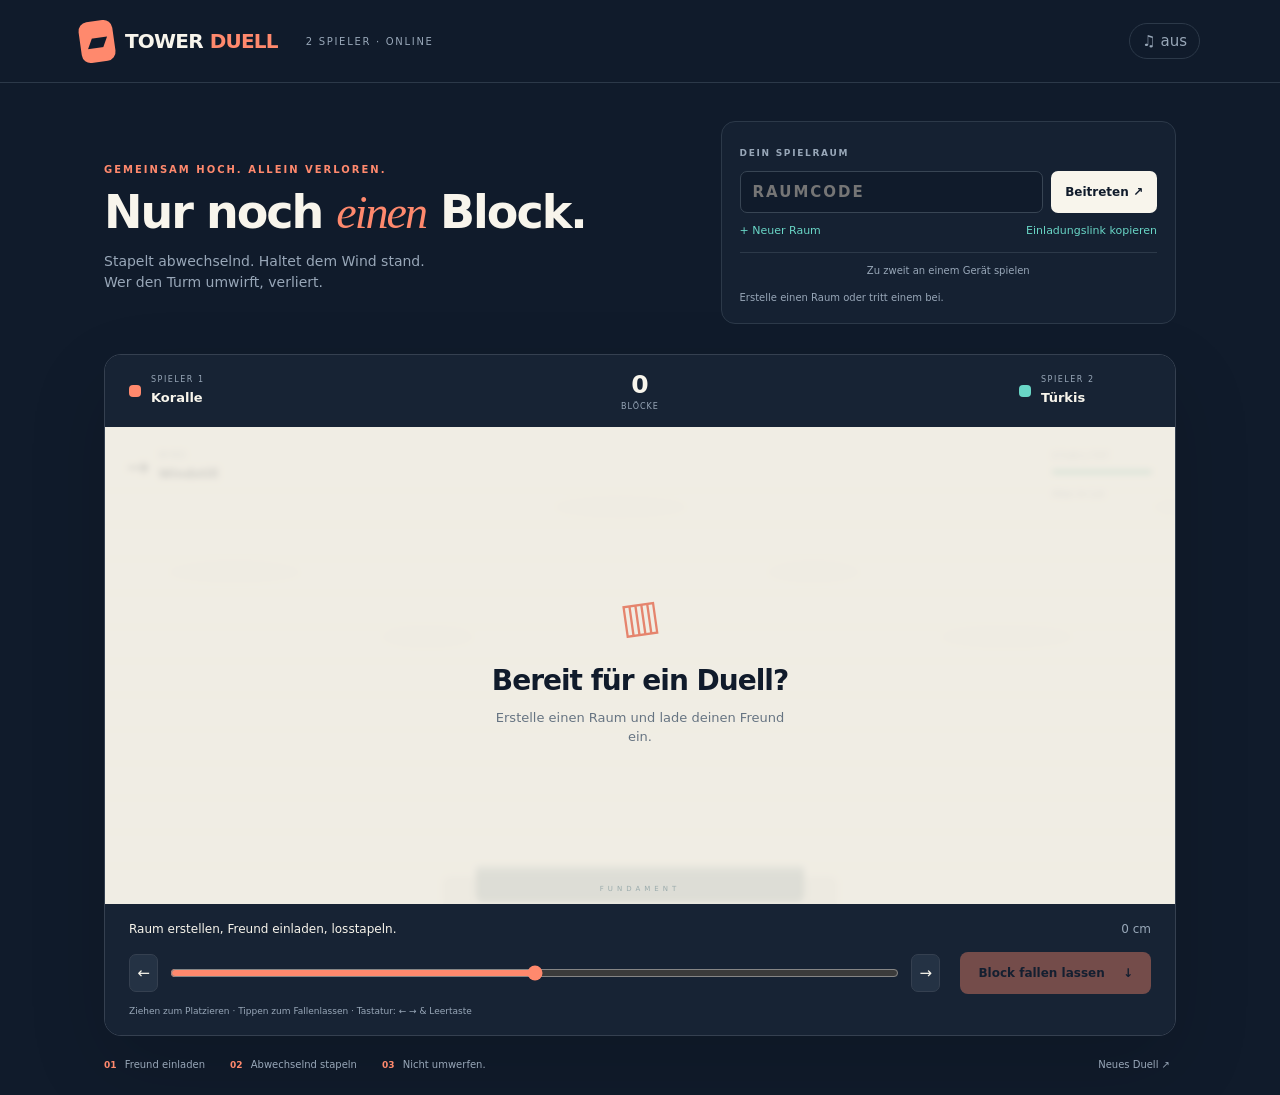
<file: index.html>
<!doctype html><html lang="de"><head><meta charset="utf-8"><meta name="viewport" content="width=device-width,initial-scale=1,viewport-fit=cover"><meta name="theme-color" content="#101b2b"><title>Tower Duell</title><meta property="og:title" content="Tower Duell"><meta property="og:description" content="Ein Turm. Zwei Spieler. Wer ihn umwirft, verliert."><link rel="icon" href="./favicon.svg"><link rel="stylesheet" href="./style.css"></head><body>
<header><a class="brand" href="./"><span class="logo">▰</span>TOWER<span>DUELL</span></a><span class="tag">2 SPIELER · ONLINE</span><button id="sound" class="icon" aria-label="Ton einschalten">♫ aus</button></header>
<main><section class="intro"><div><p class="eyebrow">GEMEINSAM HOCH. ALLEIN VERLOREN.</p><h1>Nur noch <em>einen</em> Block.</h1><p class="sub">Stapelt abwechselnd. Haltet dem Wind stand.<br>Wer den Turm umwirft, verliert.</p></div><div class="room-card"><label for="roomInput">DEIN SPIELRAUM</label><div class="room-entry"><input id="roomInput" maxlength="32" placeholder="Raumcode" aria-label="Raumcode"><button id="join">Beitreten ↗</button></div><div class="room-actions"><button id="create">+ Neuer Raum</button><button id="invite">Einladungslink kopieren</button></div><button id="local" class="local-button">Zu zweit an einem Gerät spielen</button><p id="connection" role="status">Erstelle einen Raum oder tritt einem bei.</p></div></section>
<section class="game"><div class="game-head"><div class="player" id="p0"><span class="dot coral"></span><div><small>SPIELER 1</small><strong id="name0">Koralle</strong></div><span class="turn-indicator">AM ZUG</span></div><div class="height"><strong id="height">0</strong><span>BLÖCKE</span></div><div class="player" id="p1"><span class="dot teal"></span><div><small>SPIELER 2</small><strong id="name1">Türkis</strong></div><span class="turn-indicator">AM ZUG</span></div></div>
<div class="arena"><canvas id="canvas" aria-label="Spielfeld mit Turm. Position mit Regler oder Pfeiltasten wählen."></canvas><div class="weather"><span id="windArrow">→</span><div><small>WIND</small><strong id="wind">Windstill</strong></div></div><div class="risk"><small>STABILITÄT</small><div><i id="riskFill"></i></div><span id="riskText">Alles im Lot</span></div><div id="overlay"><span class="over-icon">▥</span><h2 id="overlayTitle">Bereit für ein Duell?</h2><p id="overlayText">Erstelle einen Raum und lade deinen Freund ein.</p><button id="rematch" hidden>Revanche ↻</button></div><div class="ground-label">FUNDAMENT</div></div>
<div class="controls"><div class="status-line"><span id="status" role="status" aria-live="polite">Raum erstellen, Freund einladen, losstapeln.</span><span id="positionLabel">0 cm</span></div><div class="input-row"><button id="left" class="nudge" aria-label="Block nach links">←</button><input id="position" type="range" min="-220" max="220" value="0" step="1" aria-label="Horizontale Blockposition"><button id="right" class="nudge" aria-label="Block nach rechts">→</button><button id="drop" disabled>Block fallen lassen <span>↓</span></button></div><p class="hint">Ziehen zum Platzieren · Tippen zum Fallenlassen · Tastatur: ← → & Leertaste</p></div></section><footer><span><b>01</b> Freund einladen</span><span><b>02</b> Abwechselnd stapeln</span><span><b>03</b> Nicht umwerfen.</span><button id="newRoom">Neues Duell ↗</button></footer></main><div id="toast" role="status"></div><script src="./vendor/peerjs.min.js"></script><script type="module" src="./client.js?v=5"></script></body></html>
</file>
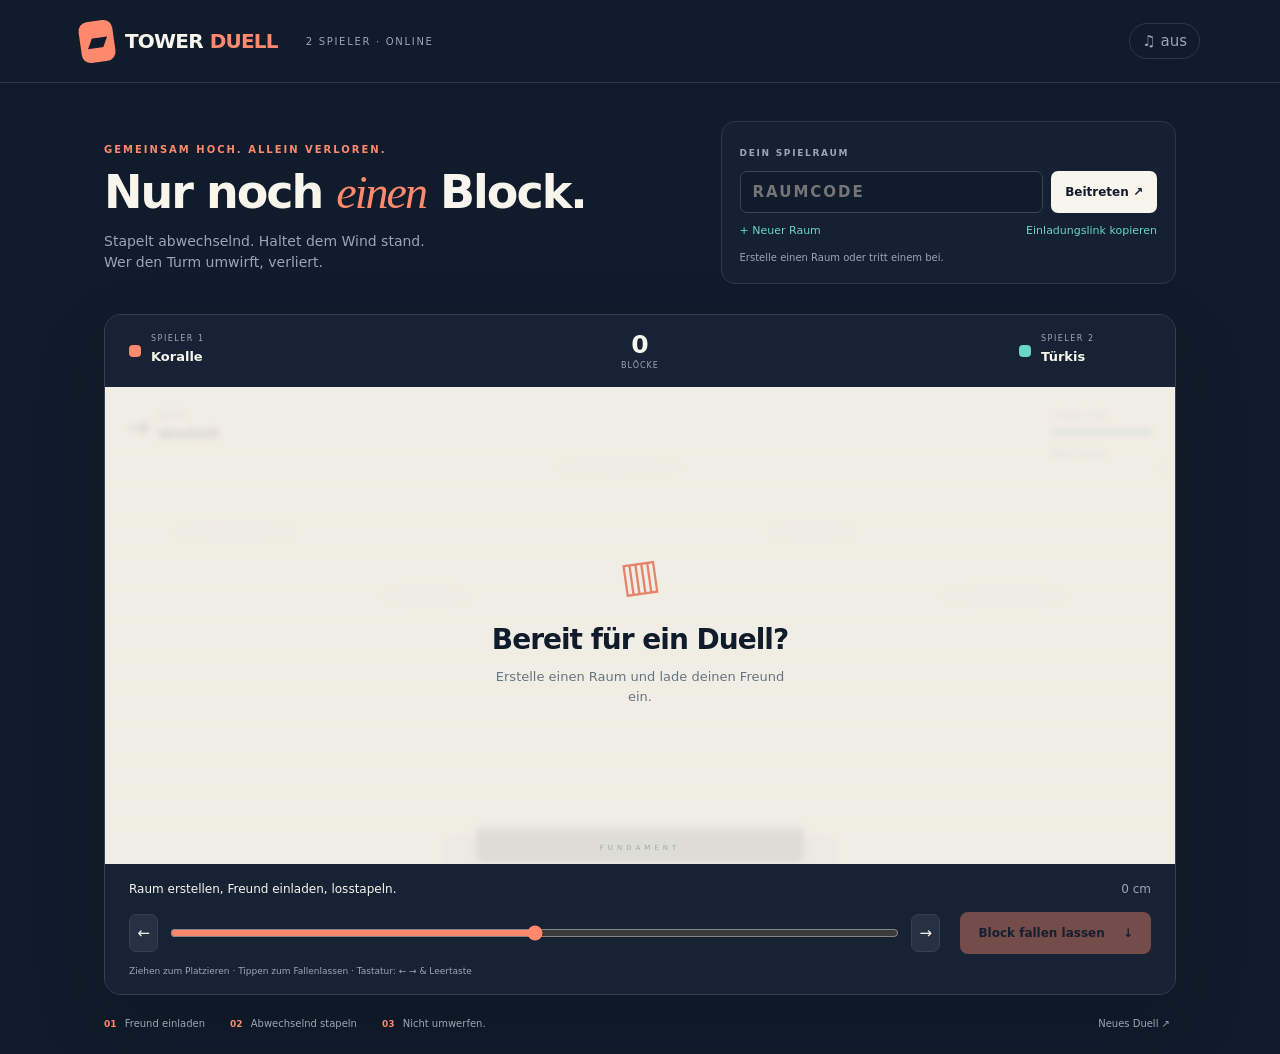
<file: app/public/index.html>
<!doctype html><html lang="de"><head><meta charset="utf-8"><meta name="viewport" content="width=device-width,initial-scale=1,viewport-fit=cover"><meta name="theme-color" content="#101b2b"><title>Tower Duell</title><meta property="og:title" content="Tower Duell"><meta property="og:description" content="Ein Turm. Zwei Spieler. Wer ihn umwirft, verliert."><meta property="og:image" content="https://tower-duell.higgsfield.app/cover.png"><link rel="icon" href="./favicon.svg"><link rel="stylesheet" href="./style.css"></head><body>
<header><a class="brand" href="./"><span class="logo">▰</span>TOWER<span>DUELL</span></a><span class="tag">2 SPIELER · ONLINE</span><button id="sound" class="icon" aria-label="Ton einschalten">♫ aus</button></header>
<main><section class="intro"><div><p class="eyebrow">GEMEINSAM HOCH. ALLEIN VERLOREN.</p><h1>Nur noch <em>einen</em> Block.</h1><p class="sub">Stapelt abwechselnd. Haltet dem Wind stand.<br>Wer den Turm umwirft, verliert.</p></div><div class="room-card"><label for="roomInput">DEIN SPIELRAUM</label><div class="room-entry"><input id="roomInput" maxlength="32" placeholder="Raumcode" aria-label="Raumcode"><button id="join">Beitreten ↗</button></div><div class="room-actions"><button id="create">+ Neuer Raum</button><button id="invite">Einladungslink kopieren</button></div><p id="connection" role="status">Erstelle einen Raum oder tritt einem bei.</p></div></section>
<section class="game"><div class="game-head"><div class="player" id="p0"><span class="dot coral"></span><div><small>SPIELER 1</small><strong id="name0">Koralle</strong></div><span class="turn-indicator">AM ZUG</span></div><div class="height"><strong id="height">0</strong><span>BLÖCKE</span></div><div class="player" id="p1"><span class="dot teal"></span><div><small>SPIELER 2</small><strong id="name1">Türkis</strong></div><span class="turn-indicator">AM ZUG</span></div></div>
<div class="arena"><canvas id="canvas" aria-label="Spielfeld mit Turm. Position mit Regler oder Pfeiltasten wählen."></canvas><div class="weather"><span id="windArrow">→</span><div><small>WIND</small><strong id="wind">Windstill</strong></div></div><div class="risk"><small>STABILITÄT</small><div><i id="riskFill"></i></div><span id="riskText">Alles im Lot</span></div><div id="overlay"><span class="over-icon">▥</span><h2 id="overlayTitle">Bereit für ein Duell?</h2><p id="overlayText">Erstelle einen Raum und lade deinen Freund ein.</p><button id="rematch" hidden>Revanche ↻</button></div><div class="ground-label">FUNDAMENT</div></div>
<div class="controls"><div class="status-line"><span id="status" role="status" aria-live="polite">Raum erstellen, Freund einladen, losstapeln.</span><span id="positionLabel">0 cm</span></div><div class="input-row"><button id="left" class="nudge" aria-label="Block nach links">←</button><input id="position" type="range" min="-220" max="220" value="0" step="1" aria-label="Horizontale Blockposition"><button id="right" class="nudge" aria-label="Block nach rechts">→</button><button id="drop" disabled>Block fallen lassen <span>↓</span></button></div><p class="hint">Ziehen zum Platzieren · Tippen zum Fallenlassen · Tastatur: ← → & Leertaste</p></div></section><footer><span><b>01</b> Freund einladen</span><span><b>02</b> Abwechselnd stapeln</span><span><b>03</b> Nicht umwerfen.</span><button id="newRoom">Neues Duell ↗</button></footer></main><div id="toast" role="status"></div><script type="module" src="./client.js"></script></body></html>
</file>
<file: style.css>
:root{color-scheme:dark;--bg:#101b2b;--line:#2c3949;--text:#f8f5ec;--muted:#98a7b8;--coral:#ff896d;--teal:#69d6c6}*{box-sizing:border-box}body{margin:0;background:var(--bg);color:var(--text);font:15px/1.5 system-ui,-apple-system,sans-serif}button,input{font:inherit}button{cursor:pointer;border:0;transition:filter .15s,transform .15s}button:hover{filter:brightness(1.12)}button:active{transform:translateY(1px)}button:focus-visible,a:focus-visible,input:focus-visible{outline:3px solid var(--teal);outline-offset:4px}button:disabled{opacity:.4;cursor:default}header{height:83px;border-bottom:1px solid var(--line);display:flex;align-items:center;gap:28px;padding:0 max(24px,calc((100vw - 1120px)/2))}.brand{display:flex;align-items:center;gap:7px;color:var(--text);font-weight:850;text-decoration:none;letter-spacing:-.8px;font-size:20px}.brand>span:last-child{color:var(--coral)}.logo{background:var(--coral);color:var(--bg);border-radius:9px;padding:0 7px;font-size:27px;transform:rotate(-8deg);margin-right:4px}.tag{font-size:10px;letter-spacing:1.7px;color:var(--muted)}.icon{margin-left:auto;background:transparent;color:var(--muted);border:1px solid var(--line);border-radius:20px;padding:6px 12px}main{max-width:1120px;margin:auto;padding:38px 24px 22px}.intro{display:grid;grid-template-columns:1.2fr 1fr;gap:70px;align-items:center;margin-bottom:30px}.eyebrow{font-size:10px;letter-spacing:2px;color:var(--coral);font-weight:700}h1{font-size:clamp(30px,3.6vw,46px);line-height:1.1;letter-spacing:-2px;margin:10px 0 12px}h1 em{font-family:Georgia,serif;font-weight:400;color:var(--coral)}.sub{color:var(--muted);margin:0;font-size:14px}.room-card{border:1px solid var(--line);padding:18px;border-radius:14px;background:#152132}.room-card label{font-size:9px;font-weight:750;letter-spacing:1.7px;color:var(--muted)}.room-entry{display:flex;gap:8px;margin-top:8px}.room-entry input{min-width:0;width:100%;border:1px solid #384554;border-radius:7px;background:#101b2b;color:var(--text);padding:9px 12px;text-transform:uppercase;letter-spacing:2px;font-weight:700}.room-entry button{background:var(--text);border-radius:7px;color:var(--bg);padding:9px 14px;white-space:nowrap;font-size:12px;font-weight:700}.room-actions{display:flex;justify-content:space-between;margin-top:10px;gap:10px}.room-actions button{padding:0;background:transparent;color:var(--teal);font-size:11px}.room-card p{font-size:10px;margin:10px 0 0;color:var(--muted)}.game{border:1px solid #354050;border-radius:17px;overflow:hidden;box-shadow:0 30px 80px #0002}.game-head{display:flex;align-items:center;justify-content:space-between;padding:16px 24px;background:#172334}.player{display:flex;align-items:center;gap:10px;width:40%}.player:last-child{justify-content:flex-end}.player small{font-size:8px;letter-spacing:1.5px;display:block;color:var(--muted)}.player strong{font-size:13px}.dot{width:12px;height:12px;border-radius:4px;display:inline-block}.coral{background:var(--coral)}.teal{background:var(--teal)}.turn-indicator{font-size:8px;border:1px solid var(--coral);color:var(--coral);padding:3px 6px;border-radius:4px;visibility:hidden}.active .turn-indicator{visibility:visible}#p1 .turn-indicator{border-color:var(--teal);color:var(--teal)}.height{text-align:center;line-height:1.1}.height strong{font-size:25px}.height span{font-size:8px;letter-spacing:1px;display:block;margin-top:4px;color:var(--muted)}.arena{height:min(53vh,480px);min-height:290px;background:#f0ede4;position:relative;color:var(--bg);overflow:hidden}canvas{display:block;width:100%;height:100%;touch-action:none}.weather{position:absolute;top:20px;left:22px;display:flex;align-items:center;gap:9px;pointer-events:none}.weather>span{font-size:27px}.weather small,.risk small{display:block;letter-spacing:1.5px;font-size:8px;color:#687786}.weather strong{font-size:12px}.risk{position:absolute;top:24px;right:23px;width:100px;pointer-events:none}.risk>div{height:4px;background:#d4d9d2;border-radius:4px;margin:7px 0}.risk i{display:block;width:100%;height:100%;background:#419e8b;border-radius:4px;transition:width .4s}.risk span{font-size:9px;color:#687786}#overlay{position:absolute;inset:0;display:flex;flex-direction:column;justify-content:center;align-items:center;text-align:center;background:#f0ede4dc;backdrop-filter:blur(3px);padding:25px}#overlay[hidden]{display:none}.over-icon{font-size:42px;color:#e5846d;transform:rotate(-8deg)}h2{letter-spacing:-1px;margin:12px 0 6px;font-size:28px}#overlay p{font-size:13px;color:#667482;max-width:290px;margin:0}#rematch{margin-top:20px;background:var(--bg);color:var(--text);padding:12px 24px;border-radius:9px;font-weight:700}.ground-label{position:absolute;bottom:10px;left:0;right:0;text-align:center;font-size:7px;letter-spacing:4px;color:#9aabac;pointer-events:none}.controls{padding:16px 24px;background:#172334}.status-line{display:flex;justify-content:space-between;font-size:12px;margin-bottom:14px}#positionLabel{color:var(--muted);font-variant-numeric:tabular-nums}.input-row{display:flex;gap:10px;align-items:center}.nudge{width:35px;height:38px;color:var(--text);background:#243244;border:1px solid #354050;border-radius:7px}input[type=range]{width:100%;min-width:30px;accent-color:var(--coral);cursor:ew-resize}#drop{white-space:nowrap;background:var(--coral);padding:12px 18px;border-radius:8px;font-weight:800;color:var(--bg);font-size:12px;margin-left:10px}#drop span{margin-left:14px}.hint{font-size:9px;color:var(--muted);margin:11px 0 0}footer{display:flex;gap:25px;align-items:center;margin-top:20px;color:var(--muted);font-size:10px}footer b{color:var(--coral);margin-right:5px;font-size:9px}footer button{margin-left:auto;color:var(--muted);background:transparent;font-size:10px}#toast{position:fixed;bottom:25px;left:50%;transform:translateX(-50%);background:var(--text);color:var(--bg);padding:12px 22px;border-radius:10px;box-shadow:0 5px 35px #0003;font-size:13px;opacity:0;pointer-events:none;z-index:10;transition:opacity .2s}#toast.visible{opacity:1}@media(max-width:650px){header{height:65px;padding:0 18px;gap:12px}.brand{font-size:16px}.tag{display:none}main{padding:20px 12px}.intro{grid-template-columns:1fr;gap:18px;margin-bottom:18px}.eyebrow{font-size:8px}h1{font-size:34px;margin:8px 0}.sub{font-size:12px}.sub br{display:none}.room-card{padding:12px}.room-entry{margin-top:5px}.game-head{padding:12px}.player{gap:6px}.player strong{font-size:11px}.turn-indicator{font-size:6px;padding:3px}.height strong{font-size:21px}.arena{height:43vh;min-height:300px}.controls{padding:14px 12px}.status-line{font-size:11px}.input-row{gap:6px;flex-wrap:wrap}.nudge{width:32px}input[type=range]{flex:1;width:auto}#drop{width:100%;margin:5px 0 0;font-size:13px}.hint{text-align:center;font-size:8px}.weather{left:14px;top:15px}.risk{right:14px;top:18px;width:85px}footer{gap:12px;font-size:8px;flex-wrap:wrap}footer button{font-size:9px}h2{font-size:24px}}@media(prefers-reduced-motion:reduce){*{transition:none!important}}
.local-button{background:transparent;color:#98a7b8;font-size:10px;border-top:1px solid #2c3949;width:100%;margin-top:12px;padding-top:10px}
</file>
<file: app/public/style.css>
:root{color-scheme:dark;--bg:#101b2b;--line:#2c3949;--text:#f8f5ec;--muted:#98a7b8;--coral:#ff896d;--teal:#69d6c6}*{box-sizing:border-box}body{margin:0;background:var(--bg);color:var(--text);font:15px/1.5 system-ui,-apple-system,sans-serif}button,input{font:inherit}button{cursor:pointer;border:0;transition:filter .15s,transform .15s}button:hover{filter:brightness(1.12)}button:active{transform:translateY(1px)}button:focus-visible,a:focus-visible,input:focus-visible{outline:3px solid var(--teal);outline-offset:4px}button:disabled{opacity:.4;cursor:default}header{height:83px;border-bottom:1px solid var(--line);display:flex;align-items:center;gap:28px;padding:0 max(24px,calc((100vw - 1120px)/2))}.brand{display:flex;align-items:center;gap:7px;color:var(--text);font-weight:850;text-decoration:none;letter-spacing:-.8px;font-size:20px}.brand>span:last-child{color:var(--coral)}.logo{background:var(--coral);color:var(--bg);border-radius:9px;padding:0 7px;font-size:27px;transform:rotate(-8deg);margin-right:4px}.tag{font-size:10px;letter-spacing:1.7px;color:var(--muted)}.icon{margin-left:auto;background:transparent;color:var(--muted);border:1px solid var(--line);border-radius:20px;padding:6px 12px}main{max-width:1120px;margin:auto;padding:38px 24px 22px}.intro{display:grid;grid-template-columns:1.2fr 1fr;gap:70px;align-items:center;margin-bottom:30px}.eyebrow{font-size:10px;letter-spacing:2px;color:var(--coral);font-weight:700}h1{font-size:clamp(30px,3.6vw,46px);line-height:1.1;letter-spacing:-2px;margin:10px 0 12px}h1 em{font-family:Georgia,serif;font-weight:400;color:var(--coral)}.sub{color:var(--muted);margin:0;font-size:14px}.room-card{border:1px solid var(--line);padding:18px;border-radius:14px;background:#152132}.room-card label{font-size:9px;font-weight:750;letter-spacing:1.7px;color:var(--muted)}.room-entry{display:flex;gap:8px;margin-top:8px}.room-entry input{min-width:0;width:100%;border:1px solid #384554;border-radius:7px;background:#101b2b;color:var(--text);padding:9px 12px;text-transform:uppercase;letter-spacing:2px;font-weight:700}.room-entry button{background:var(--text);border-radius:7px;color:var(--bg);padding:9px 14px;white-space:nowrap;font-size:12px;font-weight:700}.room-actions{display:flex;justify-content:space-between;margin-top:10px;gap:10px}.room-actions button{padding:0;background:transparent;color:var(--teal);font-size:11px}.room-card p{font-size:10px;margin:10px 0 0;color:var(--muted)}.game{border:1px solid #354050;border-radius:17px;overflow:hidden;box-shadow:0 30px 80px #0002}.game-head{display:flex;align-items:center;justify-content:space-between;padding:16px 24px;background:#172334}.player{display:flex;align-items:center;gap:10px;width:40%}.player:last-child{justify-content:flex-end}.player small{font-size:8px;letter-spacing:1.5px;display:block;color:var(--muted)}.player strong{font-size:13px}.dot{width:12px;height:12px;border-radius:4px;display:inline-block}.coral{background:var(--coral)}.teal{background:var(--teal)}.turn-indicator{font-size:8px;border:1px solid var(--coral);color:var(--coral);padding:3px 6px;border-radius:4px;visibility:hidden}.active .turn-indicator{visibility:visible}#p1 .turn-indicator{border-color:var(--teal);color:var(--teal)}.height{text-align:center;line-height:1.1}.height strong{font-size:25px}.height span{font-size:8px;letter-spacing:1px;display:block;margin-top:4px;color:var(--muted)}.arena{height:min(53vh,480px);min-height:290px;background:#f0ede4;position:relative;color:var(--bg);overflow:hidden}canvas{display:block;width:100%;height:100%;touch-action:none}.weather{position:absolute;top:20px;left:22px;display:flex;align-items:center;gap:9px;pointer-events:none}.weather>span{font-size:27px}.weather small,.risk small{display:block;letter-spacing:1.5px;font-size:8px;color:#687786}.weather strong{font-size:12px}.risk{position:absolute;top:24px;right:23px;width:100px;pointer-events:none}.risk>div{height:4px;background:#d4d9d2;border-radius:4px;margin:7px 0}.risk i{display:block;width:100%;height:100%;background:#419e8b;border-radius:4px;transition:width .4s}.risk span{font-size:9px;color:#687786}#overlay{position:absolute;inset:0;display:flex;flex-direction:column;justify-content:center;align-items:center;text-align:center;background:#f0ede4dc;backdrop-filter:blur(3px);padding:25px}#overlay[hidden]{display:none}.over-icon{font-size:42px;color:#e5846d;transform:rotate(-8deg)}h2{letter-spacing:-1px;margin:12px 0 6px;font-size:28px}#overlay p{font-size:13px;color:#667482;max-width:290px;margin:0}#rematch{margin-top:20px;background:var(--bg);color:var(--text);padding:12px 24px;border-radius:9px;font-weight:700}.ground-label{position:absolute;bottom:10px;left:0;right:0;text-align:center;font-size:7px;letter-spacing:4px;color:#9aabac;pointer-events:none}.controls{padding:16px 24px;background:#172334}.status-line{display:flex;justify-content:space-between;font-size:12px;margin-bottom:14px}#positionLabel{color:var(--muted);font-variant-numeric:tabular-nums}.input-row{display:flex;gap:10px;align-items:center}.nudge{width:35px;height:38px;color:var(--text);background:#243244;border:1px solid #354050;border-radius:7px}input[type=range]{width:100%;min-width:30px;accent-color:var(--coral);cursor:ew-resize}#drop{white-space:nowrap;background:var(--coral);padding:12px 18px;border-radius:8px;font-weight:800;color:var(--bg);font-size:12px;margin-left:10px}#drop span{margin-left:14px}.hint{font-size:9px;color:var(--muted);margin:11px 0 0}footer{display:flex;gap:25px;align-items:center;margin-top:20px;color:var(--muted);font-size:10px}footer b{color:var(--coral);margin-right:5px;font-size:9px}footer button{margin-left:auto;color:var(--muted);background:transparent;font-size:10px}#toast{position:fixed;bottom:25px;left:50%;transform:translateX(-50%);background:var(--text);color:var(--bg);padding:12px 22px;border-radius:10px;box-shadow:0 5px 35px #0003;font-size:13px;opacity:0;pointer-events:none;z-index:10;transition:opacity .2s}#toast.visible{opacity:1}@media(max-width:650px){header{height:65px;padding:0 18px;gap:12px}.brand{font-size:16px}.tag{display:none}main{padding:20px 12px}.intro{grid-template-columns:1fr;gap:18px;margin-bottom:18px}.eyebrow{font-size:8px}h1{font-size:34px;margin:8px 0}.sub{font-size:12px}.sub br{display:none}.room-card{padding:12px}.room-entry{margin-top:5px}.game-head{padding:12px}.player{gap:6px}.player strong{font-size:11px}.turn-indicator{font-size:6px;padding:3px}.height strong{font-size:21px}.arena{height:43vh;min-height:300px}.controls{padding:14px 12px}.status-line{font-size:11px}.input-row{gap:6px;flex-wrap:wrap}.nudge{width:32px}input[type=range]{flex:1;width:auto}#drop{width:100%;margin:5px 0 0;font-size:13px}.hint{text-align:center;font-size:8px}.weather{left:14px;top:15px}.risk{right:14px;top:18px;width:85px}footer{gap:12px;font-size:8px;flex-wrap:wrap}footer button{font-size:9px}h2{font-size:24px}}@media(prefers-reduced-motion:reduce){*{transition:none!important}}
</file>
